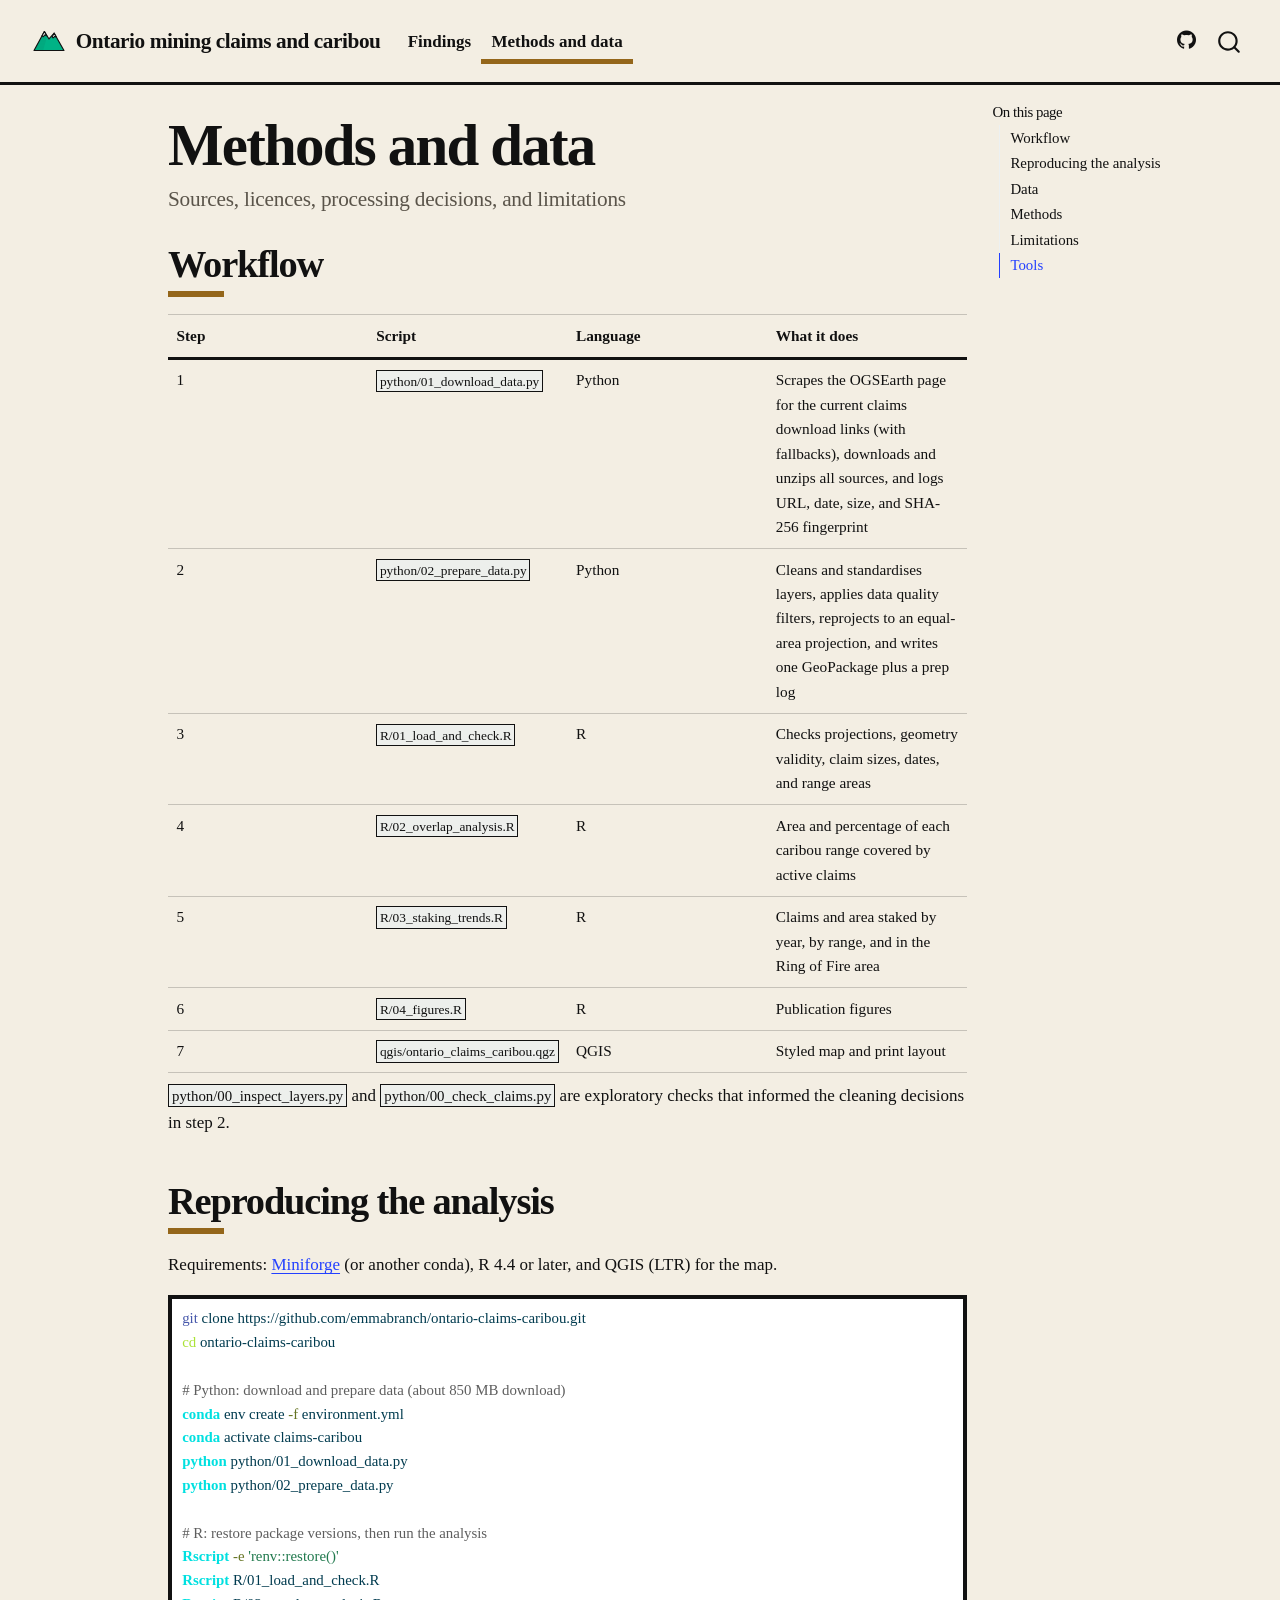
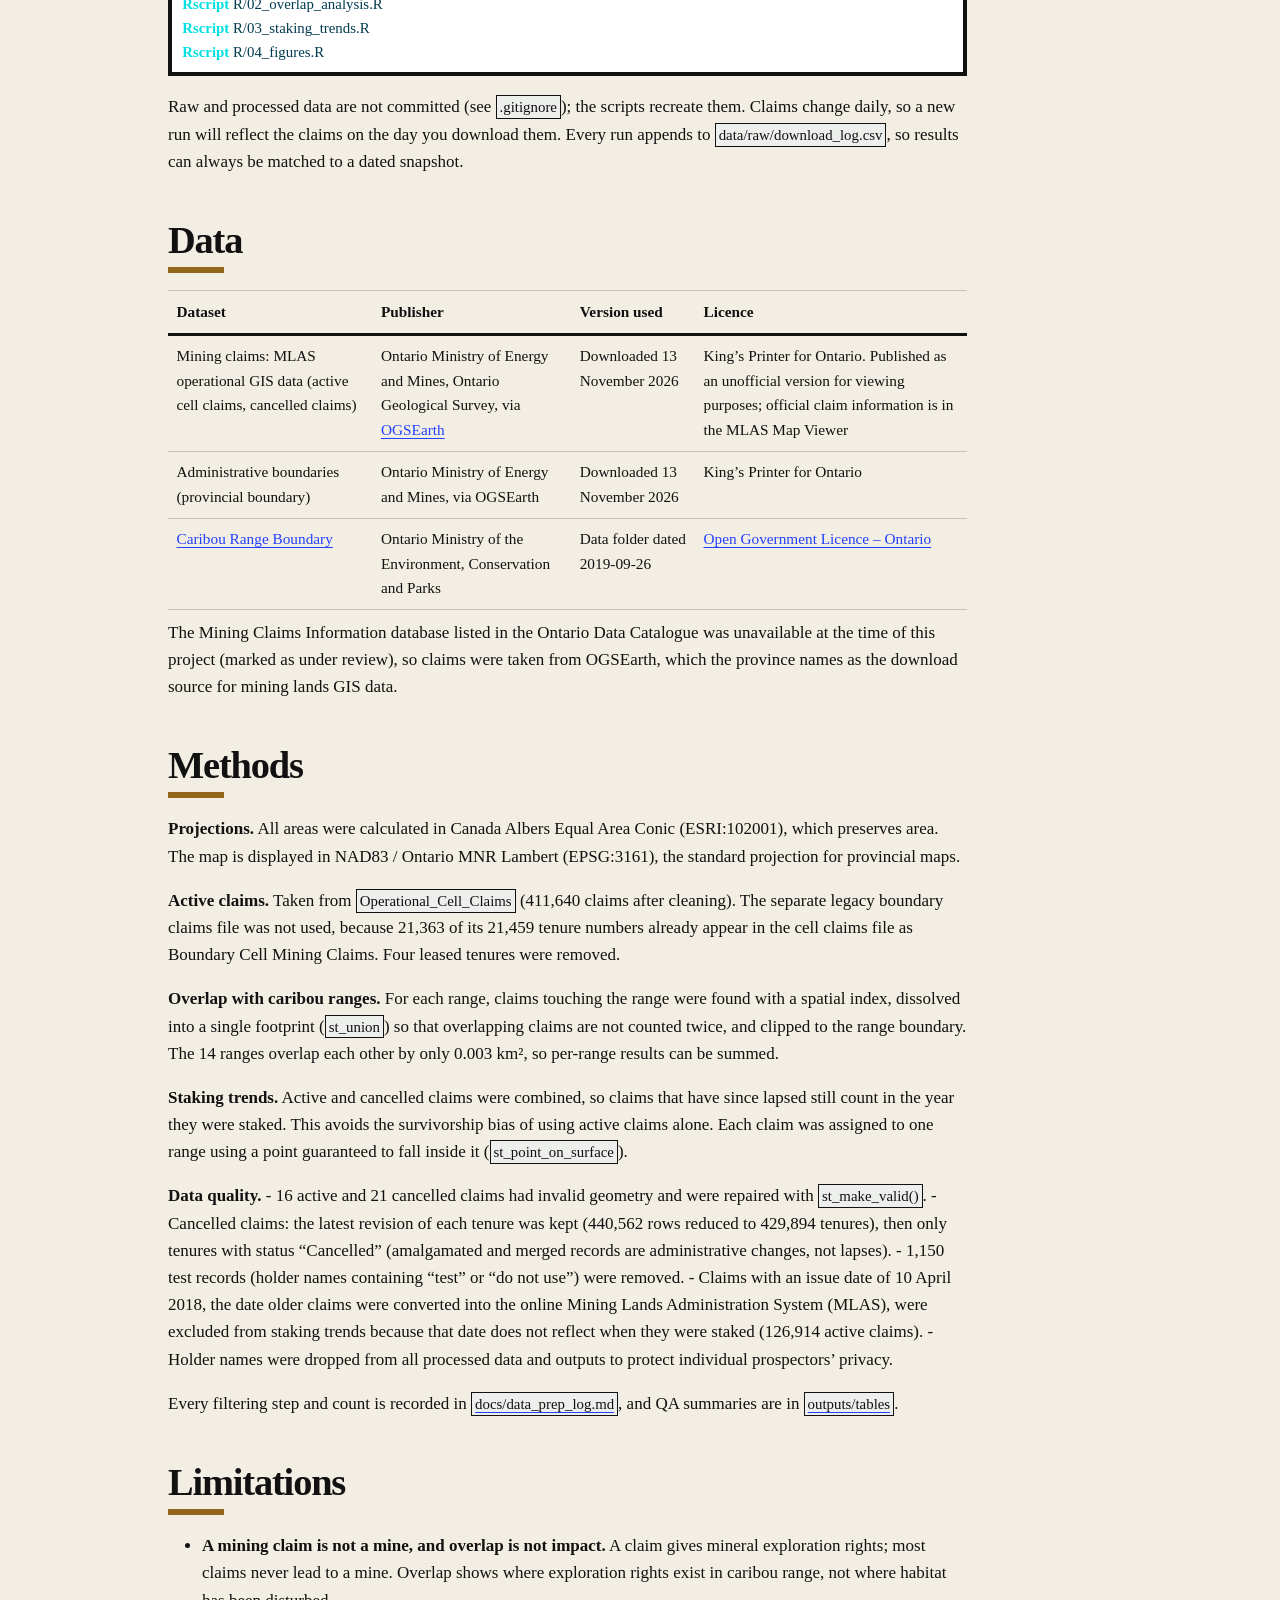
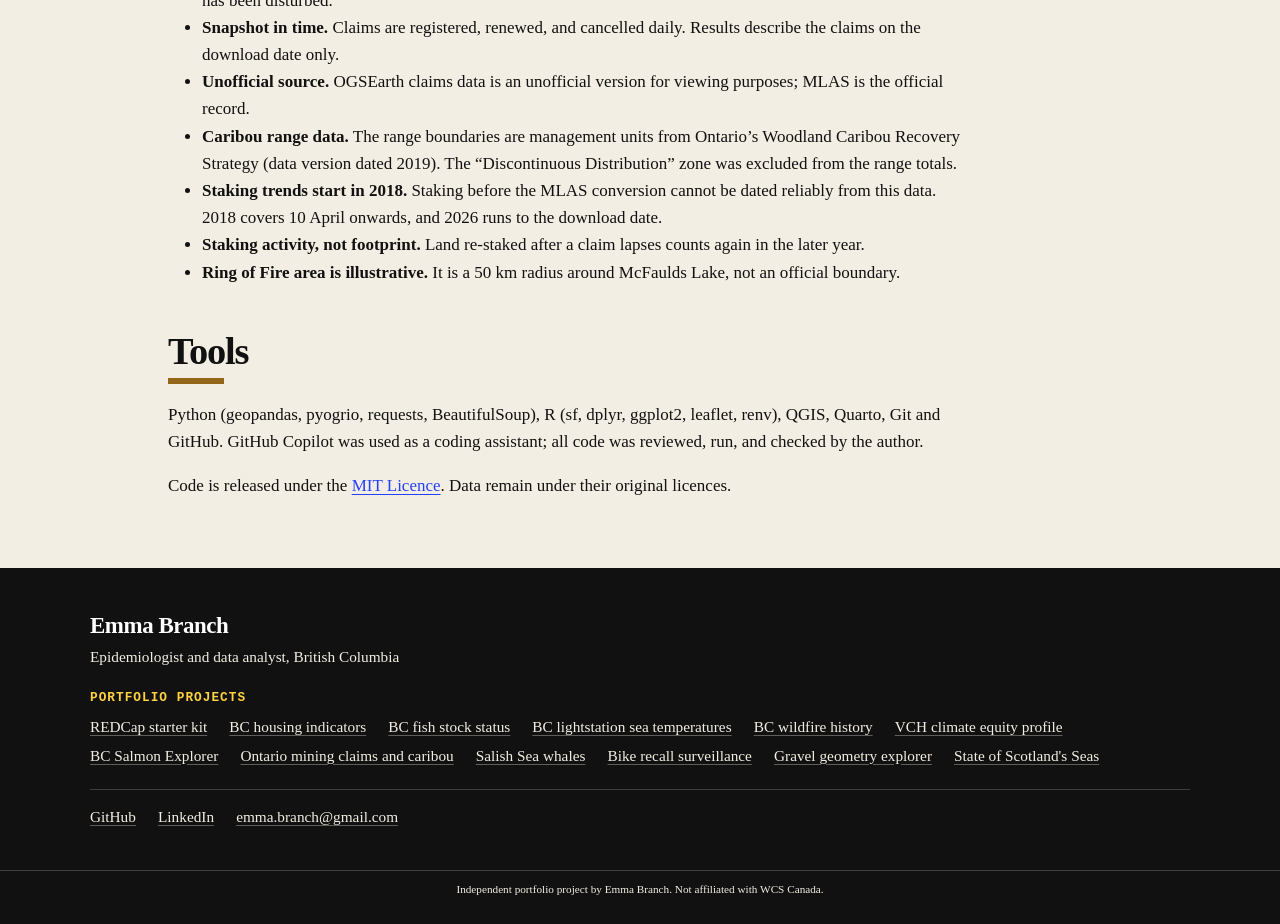
<file: methods.html>
<!DOCTYPE html>
<html xmlns="http://www.w3.org/1999/xhtml" lang="en" xml:lang="en"><head>

<meta charset="utf-8">
<meta name="generator" content="quarto-1.11.9">

<meta name="viewport" content="width=device-width, initial-scale=1.0, user-scalable=yes">


<title>Methods and data – Ontario mining claims and caribou</title>
<style>
/* Default styles provided by pandoc.
** See https://pandoc.org/MANUAL.html#variables-for-html for config info.
*/
span.smallcaps{font-variant: small-caps;}
div.columns{display: flex; gap: 1.5em;}
div.column{flex: auto;}
@media screen {
div.columns{gap: min(4vw, 1.5em);}
div.column{overflow-x: auto;}
}
div.hanging-indent{margin-left: 1.5em; text-indent: -1.5em;}
ul.task-list{list-style: none;}
ul.task-list li input[type="checkbox"] {
  width: 0.8em;
  margin: 0 0.8em 0.2em -1em; /* quarto-specific, see https://github.com/quarto-dev/quarto-cli/issues/4556 */ 
  vertical-align: middle;
}
/* CSS for syntax highlighting */
html { -webkit-text-size-adjust: 100%; }
pre > code.sourceCode { white-space: pre; position: relative; }
pre > code.sourceCode > span { display: inline-block; line-height: 1.25; }
pre > code.sourceCode > span:empty { height: 1.2em; }
.sourceCode { overflow: visible; }
code.sourceCode > span { color: inherit; text-decoration: inherit; }
div.sourceCode { margin: 1em 0; }
pre.sourceCode { margin: 0; }
@media screen {
div.sourceCode { overflow: auto; }
}
@media print {
pre > code.sourceCode { white-space: pre-wrap; }
pre > code.sourceCode > span { text-indent: -5em; padding-left: 5em; }
}
pre.numberSource code
  { counter-reset: source-line 0; }
pre.numberSource code > span
  { position: relative; left: -4em; counter-increment: source-line; }
pre.numberSource code > span > a:first-child::before
  { content: counter(source-line);
    position: relative; left: -1em; text-align: right; vertical-align: baseline;
    border: none; display: inline-block;
    -webkit-touch-callout: none; -webkit-user-select: none;
    -khtml-user-select: none; -moz-user-select: none;
    -ms-user-select: none; user-select: none;
    padding: 0 4px; width: 4em;
  }
pre.numberSource { margin-left: 3em;  padding-left: 4px; }
div.sourceCode
  {   }
@media screen {
pre > code.sourceCode > span > a:first-child::before { text-decoration: underline; }
}
</style>


<script src="site_libs/quarto-nav/quarto-nav.js"></script>
<script src="site_libs/quarto-nav/headroom.min.js"></script>
<script src="site_libs/clipboard/clipboard.min.js"></script>
<script src="site_libs/quarto-search/autocomplete.umd.js"></script>
<script src="site_libs/quarto-search/fuse.min.js"></script>
<script src="site_libs/quarto-search/quarto-search.js"></script>
<meta name="quarto:offset" content="./">
<link href="./images/favicon.png" rel="icon" type="image/png">
<script src="site_libs/quarto-html/quarto.js" type="module"></script>
<script src="site_libs/quarto-html/tabsets/tabsets.js" type="module"></script>
<script src="site_libs/quarto-html/scrollable-regions/scrollable-regions.js" type="module"></script>
<script src="site_libs/quarto-html/popper.min.js"></script>
<script src="site_libs/quarto-html/tippy.umd.min.js"></script>
<script src="site_libs/quarto-html/anchor.min.js"></script>
<link href="site_libs/quarto-html/tippy.css" rel="stylesheet">
<link href="site_libs/quarto-html/quarto-syntax-highlighting-06df27c8158acedd5d263560cd4ba62e.css" rel="stylesheet" class="quarto-color-scheme" id="quarto-text-highlighting-styles">
<link href="site_libs/quarto-html/quarto-syntax-highlighting-dark-07e23dae4c3757ea2bcd5d8a79ca1ee5.css" rel="stylesheet" class="quarto-color-scheme quarto-color-alternate" id="quarto-text-highlighting-styles">
<link href="site_libs/quarto-html/quarto-syntax-highlighting-06df27c8158acedd5d263560cd4ba62e.css" rel="stylesheet" class="quarto-color-scheme-extra" id="quarto-text-highlighting-styles">
<script src="site_libs/bootstrap/bootstrap.min.js"></script>
<link href="site_libs/bootstrap/bootstrap-icons.css" rel="stylesheet">
<link href="site_libs/bootstrap/bootstrap-02e119f9b4302710f5c3f475d788ad8a.min.css" rel="stylesheet" append-hash="true" class="quarto-color-scheme" id="quarto-bootstrap" data-mode="light">
<link href="site_libs/bootstrap/bootstrap-dark-b9b4700f7cb8da90e360487397418847.min.css" rel="stylesheet" append-hash="true" class="quarto-color-scheme quarto-color-alternate" id="quarto-bootstrap" data-mode="light">
<link href="site_libs/bootstrap/bootstrap-02e119f9b4302710f5c3f475d788ad8a.min.css" rel="stylesheet" append-hash="true" class="quarto-color-scheme-extra" id="quarto-bootstrap" data-mode="light">
<script id="quarto-search-options" type="application/json">{
  "location": "navbar",
  "copy-button": false,
  "collapse-after": 3,
  "panel-placement": "end",
  "type": "overlay",
  "limit": 50,
  "keyboard-shortcut": [
    "f",
    "/",
    "s"
  ],
  "show-item-context": false,
  "language": {
    "search-no-results-text": "No results",
    "search-matching-documents-text": "matching documents",
    "search-copy-link-title": "Copy link to search",
    "search-hide-matches-text": "Hide additional matches",
    "search-more-match-text": "more match in this document",
    "search-more-matches-text": "more matches in this document",
    "search-clear-button-title": "Clear",
    "search-text-placeholder": "",
    "search-detached-cancel-button-title": "Cancel",
    "search-submit-button-title": "Submit",
    "search-label": "Search"
  }
}</script>


</head>

<body class="nav-fixed quarto-light"><a id="quarto-skip-link" class="visually-hidden-focusable" href="#quarto-document-content">Skip to main content</a>

<div id="quarto-search-results"></div>
  <header id="quarto-header" class="headroom fixed-top">
    <nav class="navbar navbar-expand-lg " data-bs-theme="dark" aria-label="Site">
      <div class="navbar-container container-fluid">
      <div class="navbar-brand-container mx-auto">
    <a href="./index.html" class="navbar-brand navbar-brand-logo">
    <img src="./images/motif.svg" alt="" class="navbar-logo light-content">
    <img src="./images/motif.svg" alt="" class="navbar-logo dark-content">
    </a>
    <a class="navbar-brand" href="./index.html">
    <span class="navbar-title">Ontario mining claims and caribou</span>
    </a>
  </div>
          <button class="navbar-toggler" type="button" data-bs-toggle="collapse" data-bs-target="#navbarCollapse" aria-controls="navbarCollapse" aria-expanded="false" aria-label="Toggle navigation" onclick="if (window.quartoToggleHeadroom) { window.quartoToggleHeadroom(); }">
  <span class="navbar-toggler-icon"></span>
</button>
          <div class="collapse navbar-collapse" id="navbarCollapse">
            <ul class="navbar-nav navbar-nav-scroll me-auto">
  <li class="nav-item">
    <a class="nav-link" href="./index.html"> 
<span class="menu-text">Findings</span></a>
  </li>  
  <li class="nav-item">
    <a class="nav-link active" href="./methods.html" aria-current="page"> 
<span class="menu-text">Methods and data</span></a>
  </li>  
</ul>
            <ul class="navbar-nav navbar-nav-scroll ms-auto">
  <li class="nav-item compact">
    <a class="nav-link" href="https://github.com/emmabranch/ontario-claims-caribou"> <i class="bi bi-github" role="img">
</i> 
<span class="menu-text"></span></a>
  </li>  
</ul>
          </div> <!-- /navcollapse -->
            <div class="quarto-navbar-tools">
</div>
            <div id="quarto-search" class="" title="Search"></div>
      </div> <!-- /container-fluid -->
    </nav>
</header>
<!-- content -->
<div id="quarto-content" class="quarto-container page-columns page-rows-contents page-layout-article page-navbar">
<!-- sidebar -->
<!-- margin-sidebar -->
    <div id="quarto-margin-sidebar" class="sidebar margin-sidebar">
        <nav id="TOC" role="doc-toc" aria-labelledby="toc-title" class="toc-active">
    <h2 id="toc-title">On this page</h2>
   
  <ul>
  <li><a href="#workflow" id="toc-workflow" class="nav-link active" data-scroll-target="#workflow">Workflow</a></li>
  <li><a href="#reproducing-the-analysis" id="toc-reproducing-the-analysis" class="nav-link" data-scroll-target="#reproducing-the-analysis">Reproducing the analysis</a></li>
  <li><a href="#data" id="toc-data" class="nav-link" data-scroll-target="#data">Data</a></li>
  <li><a href="#methods" id="toc-methods" class="nav-link" data-scroll-target="#methods">Methods</a></li>
  <li><a href="#limitations" id="toc-limitations" class="nav-link" data-scroll-target="#limitations">Limitations</a></li>
  <li><a href="#tools" id="toc-tools" class="nav-link" data-scroll-target="#tools">Tools</a></li>
  </ul>
</nav>
    </div>
<!-- main -->
<main class="content" id="quarto-document-content" tabindex="-1">

<header id="title-block-header" class="quarto-title-block default">
<div class="quarto-title">
<h1 class="title">Methods and data</h1>
<p class="subtitle lead">Sources, licences, processing decisions, and limitations</p>
</div>



<div class="quarto-title-meta">

    
  
    
  </div>
  


</header>


<section id="workflow" class="level2">
<h2 class="anchored" data-anchor-id="workflow">Workflow</h2>
<table class="caption-top table">
<colgroup>
<col style="width: 25%">
<col style="width: 25%">
<col style="width: 25%">
<col style="width: 25%">
</colgroup>
<thead>
<tr class="header">
<th>Step</th>
<th>Script</th>
<th>Language</th>
<th>What it does</th>
</tr>
</thead>
<tbody>
<tr class="odd">
<td>1</td>
<td><code>python/01_download_data.py</code></td>
<td>Python</td>
<td>Scrapes the OGSEarth page for the current claims download links (with fallbacks), downloads and unzips all sources, and logs URL, date, size, and SHA-256 fingerprint</td>
</tr>
<tr class="even">
<td>2</td>
<td><code>python/02_prepare_data.py</code></td>
<td>Python</td>
<td>Cleans and standardises layers, applies data quality filters, reprojects to an equal-area projection, and writes one GeoPackage plus a prep log</td>
</tr>
<tr class="odd">
<td>3</td>
<td><code>R/01_load_and_check.R</code></td>
<td>R</td>
<td>Checks projections, geometry validity, claim sizes, dates, and range areas</td>
</tr>
<tr class="even">
<td>4</td>
<td><code>R/02_overlap_analysis.R</code></td>
<td>R</td>
<td>Area and percentage of each caribou range covered by active claims</td>
</tr>
<tr class="odd">
<td>5</td>
<td><code>R/03_staking_trends.R</code></td>
<td>R</td>
<td>Claims and area staked by year, by range, and in the Ring of Fire area</td>
</tr>
<tr class="even">
<td>6</td>
<td><code>R/04_figures.R</code></td>
<td>R</td>
<td>Publication figures</td>
</tr>
<tr class="odd">
<td>7</td>
<td><code>qgis/ontario_claims_caribou.qgz</code></td>
<td>QGIS</td>
<td>Styled map and print layout</td>
</tr>
</tbody>
</table>
<p><code>python/00_inspect_layers.py</code> and <code>python/00_check_claims.py</code> are exploratory checks that informed the cleaning decisions in step 2.</p>
</section>
<section id="reproducing-the-analysis" class="level2">
<h2 class="anchored" data-anchor-id="reproducing-the-analysis">Reproducing the analysis</h2>
<p>Requirements: <a href="https://github.com/conda-forge/miniforge">Miniforge</a> (or another conda), R 4.4 or later, and QGIS (LTR) for the map.</p>
<div class="code-copy-outer-scaffold"><div class="sourceCode" id="cb1"><pre class="sourceCode bash code-with-copy"><code class="sourceCode bash"><span id="cb1-1"><a href="#cb1-1" aria-hidden="true" tabindex="-1"></a><span class="fu">git</span> clone https://github.com/emmabranch/ontario-claims-caribou.git</span>
<span id="cb1-2"><a href="#cb1-2" aria-hidden="true" tabindex="-1"></a><span class="bu">cd</span> ontario-claims-caribou</span>
<span id="cb1-3"><a href="#cb1-3" aria-hidden="true" tabindex="-1"></a></span>
<span id="cb1-4"><a href="#cb1-4" aria-hidden="true" tabindex="-1"></a><span class="co"># Python: download and prepare data (about 850 MB download)</span></span>
<span id="cb1-5"><a href="#cb1-5" aria-hidden="true" tabindex="-1"></a><span class="ex">conda</span> env create <span class="at">-f</span> environment.yml</span>
<span id="cb1-6"><a href="#cb1-6" aria-hidden="true" tabindex="-1"></a><span class="ex">conda</span> activate claims-caribou</span>
<span id="cb1-7"><a href="#cb1-7" aria-hidden="true" tabindex="-1"></a><span class="ex">python</span> python/01_download_data.py</span>
<span id="cb1-8"><a href="#cb1-8" aria-hidden="true" tabindex="-1"></a><span class="ex">python</span> python/02_prepare_data.py</span>
<span id="cb1-9"><a href="#cb1-9" aria-hidden="true" tabindex="-1"></a></span>
<span id="cb1-10"><a href="#cb1-10" aria-hidden="true" tabindex="-1"></a><span class="co"># R: restore package versions, then run the analysis</span></span>
<span id="cb1-11"><a href="#cb1-11" aria-hidden="true" tabindex="-1"></a><span class="ex">Rscript</span> <span class="at">-e</span> <span class="st">'renv::restore()'</span></span>
<span id="cb1-12"><a href="#cb1-12" aria-hidden="true" tabindex="-1"></a><span class="ex">Rscript</span> R/01_load_and_check.R</span>
<span id="cb1-13"><a href="#cb1-13" aria-hidden="true" tabindex="-1"></a><span class="ex">Rscript</span> R/02_overlap_analysis.R</span>
<span id="cb1-14"><a href="#cb1-14" aria-hidden="true" tabindex="-1"></a><span class="ex">Rscript</span> R/03_staking_trends.R</span>
<span id="cb1-15"><a href="#cb1-15" aria-hidden="true" tabindex="-1"></a><span class="ex">Rscript</span> R/04_figures.R</span></code></pre></div><button title="Copy to Clipboard" class="code-copy-button"><i class="bi"></i></button></div>
<p>Raw and processed data are not committed (see <code>.gitignore</code>); the scripts recreate them. Claims change daily, so a new run will reflect the claims on the day you download them. Every run appends to <code>data/raw/download_log.csv</code>, so results can always be matched to a dated snapshot.</p>
</section>
<section id="data" class="level2">
<h2 class="anchored" data-anchor-id="data">Data</h2>
<table class="caption-top table">
<thead>
<tr class="header">
<th>Dataset</th>
<th>Publisher</th>
<th>Version used</th>
<th>Licence</th>
</tr>
</thead>
<tbody>
<tr class="odd">
<td>Mining claims: MLAS operational GIS data (active cell claims, cancelled claims)</td>
<td>Ontario Ministry of Energy and Mines, Ontario Geological Survey, via <a href="https://www.geologyontario.mndm.gov.on.ca/ogsearth.html">OGSEarth</a></td>
<td>Downloaded 13 November 2026</td>
<td>King’s Printer for Ontario. Published as an unofficial version for viewing purposes; official claim information is in the MLAS Map Viewer</td>
</tr>
<tr class="even">
<td>Administrative boundaries (provincial boundary)</td>
<td>Ontario Ministry of Energy and Mines, via OGSEarth</td>
<td>Downloaded 13 November 2026</td>
<td>King’s Printer for Ontario</td>
</tr>
<tr class="odd">
<td><a href="https://open.canada.ca/data/en/dataset/9edf7410-365a-4197-989f-51cb1634efda">Caribou Range Boundary</a></td>
<td>Ontario Ministry of the Environment, Conservation and Parks</td>
<td>Data folder dated 2019-09-26</td>
<td><a href="https://www.ontario.ca/page/open-government-licence-ontario">Open Government Licence – Ontario</a></td>
</tr>
</tbody>
</table>
<p>The Mining Claims Information database listed in the Ontario Data Catalogue was unavailable at the time of this project (marked as under review), so claims were taken from OGSEarth, which the province names as the download source for mining lands GIS data.</p>
</section>
<section id="methods" class="level2">
<h2 class="anchored" data-anchor-id="methods">Methods</h2>
<p><strong>Projections.</strong> All areas were calculated in Canada Albers Equal Area Conic (ESRI:102001), which preserves area. The map is displayed in NAD83 / Ontario MNR Lambert (EPSG:3161), the standard projection for provincial maps.</p>
<p><strong>Active claims.</strong> Taken from <code>Operational_Cell_Claims</code> (411,640 claims after cleaning). The separate legacy boundary claims file was not used, because 21,363 of its 21,459 tenure numbers already appear in the cell claims file as Boundary Cell Mining Claims. Four leased tenures were removed.</p>
<p><strong>Overlap with caribou ranges.</strong> For each range, claims touching the range were found with a spatial index, dissolved into a single footprint (<code>st_union</code>) so that overlapping claims are not counted twice, and clipped to the range boundary. The 14 ranges overlap each other by only 0.003 km², so per-range results can be summed.</p>
<p><strong>Staking trends.</strong> Active and cancelled claims were combined, so claims that have since lapsed still count in the year they were staked. This avoids the survivorship bias of using active claims alone. Each claim was assigned to one range using a point guaranteed to fall inside it (<code>st_point_on_surface</code>).</p>
<p><strong>Data quality.</strong> - 16 active and 21 cancelled claims had invalid geometry and were repaired with <code>st_make_valid()</code>. - Cancelled claims: the latest revision of each tenure was kept (440,562 rows reduced to 429,894 tenures), then only tenures with status “Cancelled” (amalgamated and merged records are administrative changes, not lapses). - 1,150 test records (holder names containing “test” or “do not use”) were removed. - Claims with an issue date of 10 April 2018, the date older claims were converted into the online Mining Lands Administration System (MLAS), were excluded from staking trends because that date does not reflect when they were staked (126,914 active claims). - Holder names were dropped from all processed data and outputs to protect individual prospectors’ privacy.</p>
<p>Every filtering step and count is recorded in <a href="https://github.com/emmabranch/ontario-claims-caribou/blob/main/docs/data_prep_log.md"><code>docs/data_prep_log.md</code></a>, and QA summaries are in <a href="https://github.com/emmabranch/ontario-claims-caribou/tree/main/outputs/tables"><code>outputs/tables</code></a>.</p>
</section>
<section id="limitations" class="level2">
<h2 class="anchored" data-anchor-id="limitations">Limitations</h2>
<ul>
<li><strong>A mining claim is not a mine, and overlap is not impact.</strong> A claim gives mineral exploration rights; most claims never lead to a mine. Overlap shows where exploration rights exist in caribou range, not where habitat has been disturbed.</li>
<li><strong>Snapshot in time.</strong> Claims are registered, renewed, and cancelled daily. Results describe the claims on the download date only.</li>
<li><strong>Unofficial source.</strong> OGSEarth claims data is an unofficial version for viewing purposes; MLAS is the official record.</li>
<li><strong>Caribou range data.</strong> The range boundaries are management units from Ontario’s Woodland Caribou Recovery Strategy (data version dated 2019). The “Discontinuous Distribution” zone was excluded from the range totals.</li>
<li><strong>Staking trends start in 2018.</strong> Staking before the MLAS conversion cannot be dated reliably from this data. 2018 covers 10 April onwards, and 2026 runs to the download date.</li>
<li><strong>Staking activity, not footprint.</strong> Land re-staked after a claim lapses counts again in the later year.</li>
<li><strong>Ring of Fire area is illustrative.</strong> It is a 50 km radius around McFaulds Lake, not an official boundary.</li>
</ul>
</section>
<section id="tools" class="level2">
<h2 class="anchored" data-anchor-id="tools">Tools</h2>
<p>Python (geopandas, pyogrio, requests, BeautifulSoup), R (sf, dplyr, ggplot2, leaflet, renv), QGIS, Quarto, Git and GitHub. GitHub Copilot was used as a coding assistant; all code was reviewed, run, and checked by the author.</p>
<p>Code is released under the <a href="https://github.com/emmabranch/ontario-claims-caribou/blob/main/LICENSE.md">MIT Licence</a>. Data remain under their original licences.</p>


</section>

</main> <!-- /main -->
<!-- Shared portfolio footer. Master copy: /Users/ecox/projects/_brand-kit/footer.html -->
<footer class="eb-footer" role="contentinfo">
  <div class="eb-footer-inner">
    <div class="eb-footer-name">Emma Branch</div>
    <div class="eb-footer-tag">Epidemiologist and data analyst, British Columbia</div>
    <div class="eb-footer-heading">Portfolio projects</div>
    <nav class="eb-footer-projects" aria-label="Portfolio projects">
      <a href="https://emmabranch.github.io/redcap-starter-kit/">REDCap starter kit</a>
      <a href="https://emmabranch.github.io/bc-housing-indicators/">BC housing indicators</a>
      <a href="https://emmabranch.github.io/bc-fish-stock-status/">BC fish stock status</a>
      <a href="https://emmabranch.github.io/bc-lightstation-qc/">BC lightstation sea temperatures</a>
      <a href="https://emmabranch.github.io/bc-wildfire-bigquery/">BC wildfire history</a>
      <a href="https://emmabranch.github.io/vch-climate-equity-profile/">VCH climate equity profile</a>
      <a href="https://emmabranch.shinyapps.io/bc-salmon-explorer">BC Salmon Explorer</a>
      <a href="https://emmabranch.github.io/ontario-claims-caribou/">Ontario mining claims and caribou</a>
      <a href="https://emmabranch.github.io/salish-sea-whales/">Salish Sea whales</a>
      <a href="https://emmabranch.github.io/bike-recall-surveillance/">Bike recall surveillance</a>
      <a href="https://emmabranch.github.io/gravel-geometry/">Gravel geometry explorer</a>
      <a href="https://emmabranch.github.io/scotland-seas-indicators/">State of Scotland's Seas</a>
    </nav>
    <div class="eb-footer-contact">
      <a href="https://github.com/emmabranch">GitHub</a>
      <a href="https://www.linkedin.com/in/embranch/">LinkedIn</a>
      <a href="mailto:emma.branch@gmail.com">emma.branch@gmail.com</a>
    </div>
  </div>
</footer>
<script>
  /* Quarto places included HTML inside the page layout. Move the top bar
     and footer to the edges of the page so they span the full width. */
  document.addEventListener("DOMContentLoaded", function () {
    var bar = document.querySelector(".eb-topbar");
    if (bar) document.body.insertBefore(bar, document.body.firstChild);
    /* Optional hero for single-page reports (report-hero.html): put it
       straight after the top bar, above the report itself. */
    var rhero = document.querySelector(".eb-report-hero");
    if (rhero) {
      if (bar) bar.parentNode.insertBefore(rhero, bar.nextSibling);
      else document.body.insertBefore(rhero, document.body.firstChild);
      document.body.classList.add("has-report-hero");
      /* The report card is lifted over the hero, which makes each section's
         offsetTop relative to the card instead of the page. Quarto's table of
         contents reads offsetTop, so give each section its true page position. */
      document.querySelectorAll("main.content section[id]").forEach(function (sec) {
        Object.defineProperty(sec, "offsetTop", {
          configurable: true,
          get: function () { return this.getBoundingClientRect().top + window.scrollY; }
        });
      });
      /* Optional background stripes drawn by R inside the report
         (a div with class "eb-hero-stripes"): move them into the hero. */
      var stripes = document.querySelector(".eb-hero-stripes");
      if (stripes) { stripes.classList.add("hero-bg"); rhero.insertBefore(stripes, rhero.firstChild); }
    }
    var foot = document.querySelector(".eb-footer");
    if (foot) {
      /* On websites, put it just above Quarto's own footer (which holds the
         project disclaimer); otherwise at the very end of the page. */
      var qfoot = document.querySelector("footer.footer");
      if (qfoot) qfoot.parentNode.insertBefore(foot, qfoot);
      else document.body.appendChild(foot);
    }
    /* On phones, close the navbar menu after a link is tapped. Links to a
       section of the same page don't reload it, so the menu would stay open. */
    document.querySelectorAll(".navbar-collapse .nav-link:not(.dropdown-toggle)").forEach(function (link) {
      link.addEventListener("click", function () {
        var menu = document.querySelector(".navbar-collapse.show");
        if (menu && window.bootstrap) window.bootstrap.Collapse.getOrCreateInstance(menu).hide();
      });
    });
    /* Hide Quarto's empty footer columns so they don't add space on phones */
    document.querySelectorAll(".nav-footer-left, .nav-footer-right").forEach(function (el) {
      if (!el.children.length && !el.textContent.replace(/[\s\u00a0]/g, "")) el.style.display = "none";
    });
  });
</script>
<script id="quarto-html-after-body" type="application/javascript">
  window.document.addEventListener("DOMContentLoaded", function (event) {
    const icon = "";
    const anchorJS = new window.AnchorJS();
    anchorJS.options = {
      placement: 'right',
      icon: icon
    };
    anchorJS.add('.anchored');
    const isCodeAnnotation = (el) => {
      for (const clz of el.classList) {
        if (clz.startsWith('code-annotation-')) {                     
          return true;
        }
      }
      return false;
    }
    const onCopySuccess = function(e) {
      // button target
      const button = e.trigger;
      // don't keep focus
      button.blur();
      // flash "checked"
      button.classList.add('code-copy-button-checked');
      var currentTitle = button.getAttribute("title");
      button.setAttribute("title", "Copied!");
      let tooltip;
      if (window.bootstrap) {
        button.setAttribute("data-bs-toggle", "tooltip");
        button.setAttribute("data-bs-placement", "left");
        button.setAttribute("data-bs-title", "Copied!");
        tooltip = new bootstrap.Tooltip(button, 
          { trigger: "manual", 
            customClass: "code-copy-button-tooltip",
            offset: [0, -8]});
        tooltip.show();    
      }
      setTimeout(function() {
        if (tooltip) {
          tooltip.hide();
          button.removeAttribute("data-bs-title");
          button.removeAttribute("data-bs-toggle");
          button.removeAttribute("data-bs-placement");
        }
        button.setAttribute("title", currentTitle);
        button.classList.remove('code-copy-button-checked');
      }, 1000);
      // clear code selection
      e.clearSelection();
    }
    const getTextToCopy = function(trigger) {
      const outerScaffold = trigger.parentElement.cloneNode(true);
      const codeEl = outerScaffold.querySelector('code');
      for (const childEl of codeEl.children) {
        if (isCodeAnnotation(childEl)) {
          childEl.remove();
        }
      }
      return codeEl.innerText;
    }
    const clipboard = new window.ClipboardJS('.code-copy-button:not([data-in-quarto-modal])', {
      text: getTextToCopy
    });
    clipboard.on('success', onCopySuccess);
    if (window.document.getElementById('quarto-embedded-source-code-modal')) {
      const clipboardModal = new window.ClipboardJS('.code-copy-button[data-in-quarto-modal]', {
        text: getTextToCopy,
        container: window.document.getElementById('quarto-embedded-source-code-modal')
      });
      clipboardModal.on('success', onCopySuccess);
    }
      var localhostRegex = new RegExp(/^(?:http|https):\/\/localhost\:?[0-9]*\//);
      var mailtoRegex = new RegExp(/^mailto:/);
        var filterRegex = new RegExp("https:\/\/emmabranch\.github\.io\/ontario-claims-caribou\/");
      var isInternal = (href) => {
          return filterRegex.test(href) || localhostRegex.test(href) || mailtoRegex.test(href);
      }
      // Inspect non-navigation links and adorn them if external
      window.quartoDecorateExternalLinks = function (root) {
     var links = (root || window.document).querySelectorAll('a[href]:not(.nav-link):not(.navbar-brand):not(.toc-action):not(.sidebar-link):not(.sidebar-item-toggle):not(.pagination-link):not(.no-external):not([aria-hidden]):not(.dropdown-item):not(.quarto-navigation-tool):not(.about-link)');
      for (var i=0; i<links.length; i++) {
        const link = links[i];
        if (!isInternal(link.href)) {
          // undo the damage that might have been done by quarto-nav.js in the case of
          // links that we want to consider external
          if (link.dataset.originalHref !== undefined) {
            link.href = link.dataset.originalHref;
          }
          if (!link.classList.contains('no-external-icon')) {
          }
        }
      }
      };
      window.quartoDecorateExternalLinks(window.document);
    // Esc closes the popup (WCAG 1.4.13) and focus leaving both trigger and
    // popup closes it (WCAG 2.4.11); tippy handles neither for interactive popups.
    const hideOnEscAndFocusOut = {
      name: 'hideOnEscAndFocusOut',
      defaultValue: true,
      fn(instance) {
        const dismiss = () => {
          // A show scheduled by the trigger delay would otherwise reopen it
          instance.clearDelayTimeouts();
          instance.hide();
        };
        const onKeyDown = (event) => {
          if (event.key !== 'Escape') {
            return;
          }
          // Keep Esc from also reaching page handlers (e.g. reveal.js overview),
          // except an open reveal.js slide menu, which Esc should close too.
          // The menu handles keys only when its keyboard option is on.
          const menuHandlesEsc = window.Reveal?.getPlugin?.('menu')?.isOpen() &&
            window.Reveal.getConfig().menu?.keyboard !== false;
          if (!menuHandlesEsc) {
            event.stopPropagation();
          }
          if (instance.popper.contains(window.document.activeElement)) {
            // Disabled while refocusing so the focus trigger does not reopen it
            instance.disable();
            instance.reference.focus();
            instance.enable();
          }
          dismiss();
        };
        const onFocusOut = (event) => {
          const target = event.relatedTarget;
          if (target && !instance.reference.contains(target) &&
              !instance.popper.contains(target)) {
            dismiss();
          }
        };
        // On the trigger too: a click trigger (code-annotations: select) has no
        // blur handling. Attached for the instance's lifetime so leaving the
        // trigger also cancels a show still pending on the trigger delay.
        instance.reference.addEventListener('focusout', onFocusOut);
        return {
          onShow() {
            window.document.addEventListener('keydown', onKeyDown, true);
            instance.popper.addEventListener('focusout', onFocusOut);
          },
          onHide() {
            window.document.removeEventListener('keydown', onKeyDown, true);
            instance.popper.removeEventListener('focusout', onFocusOut);
          },
          onDestroy() {
            instance.reference.removeEventListener('focusout', onFocusOut);
          },
        };
      },
    };
    function tippyHover(el, contentFn, onTriggerFn, onUntriggerFn) {
      const config = {
        allowHTML: true,
        maxWidth: 500,
        delay: 100,
        arrow: false,
        appendTo: function(el) {
            return el.parentElement;
        },
        interactive: true,
        interactiveBorder: 10,
        theme: 'quarto',
        placement: 'bottom-start',
        plugins: [hideOnEscAndFocusOut],
      };
      if (contentFn) {
        config.content = contentFn;
      }
      if (onTriggerFn) {
        config.onTrigger = onTriggerFn;
      }
      if (onUntriggerFn) {
        config.onUntrigger = onUntriggerFn;
      }
      window.tippy(el, config); 
    }
    const noterefs = window.document.querySelectorAll('a[role="doc-noteref"]');
    for (var i=0; i<noterefs.length; i++) {
      const ref = noterefs[i];
      tippyHover(ref, function() {
        // use id or data attribute instead here
        let href = ref.getAttribute('data-footnote-href') || ref.getAttribute('href');
        try { href = new URL(href).hash; } catch {}
        const id = href.replace(/^#\/?/, "");
        const note = window.document.getElementById(id);
        if (note) {
          return note.innerHTML;
        } else {
          return "";
        }
      });
    }
    const xrefs = window.document.querySelectorAll('a.quarto-xref');
    const processXRef = (id, note) => {
      // Strip column container classes
      const stripColumnClz = (el) => {
        el.classList.remove("page-full", "page-columns");
        if (el.children) {
          for (const child of el.children) {
            stripColumnClz(child);
          }
        }
      }
      stripColumnClz(note)
      if (id === null || id.startsWith('sec-')) {
        // Special case sections, only their first couple elements
        const container = document.createElement("div");
        if (note.children && note.children.length > 2) {
          container.appendChild(note.children[0].cloneNode(true));
          for (let i = 1; i < note.children.length; i++) {
            const child = note.children[i];
            if (child.tagName === "P" && child.innerText === "") {
              continue;
            } else {
              container.appendChild(child.cloneNode(true));
              break;
            }
          }
          if (window.Quarto?.typesetMath) {
            window.Quarto.typesetMath(container);
          }
          return container.innerHTML
        } else {
          if (window.Quarto?.typesetMath) {
            window.Quarto.typesetMath(note);
          }
          return note.innerHTML;
        }
      } else {
        // Remove any anchor links if they are present
        const anchorLink = note.querySelector('a.anchorjs-link');
        if (anchorLink) {
          anchorLink.remove();
        }
        if (window.Quarto?.typesetMath) {
          window.Quarto.typesetMath(note);
        }
        if (note.classList.contains("callout")) {
          return note.outerHTML;
        } else {
          return note.innerHTML;
        }
      }
    }
    for (var i=0; i<xrefs.length; i++) {
      const xref = xrefs[i];
      tippyHover(xref, undefined, function(instance) {
        instance.disable();
        let url = xref.getAttribute('href');
        let hash = undefined; 
        if (url.startsWith('#')) {
          hash = url;
        } else {
          try { hash = new URL(url).hash; } catch {}
        }
        if (hash) {
          const id = hash.replace(/^#\/?/, "");
          const note = window.document.getElementById(id);
          if (note !== null) {
            try {
              const html = processXRef(id, note.cloneNode(true));
              instance.setContent(html);
            } finally {
              instance.enable();
              instance.show();
            }
          } else {
            // See if we can fetch this
            fetch(url.split('#')[0])
            .then(res => res.text())
            .then(html => {
              const parser = new DOMParser();
              const htmlDoc = parser.parseFromString(html, "text/html");
              const note = htmlDoc.getElementById(id);
              if (note !== null) {
                const html = processXRef(id, note);
                instance.setContent(html);
              } 
            }).finally(() => {
              instance.enable();
              instance.show();
            });
          }
        } else {
          // See if we can fetch a full url (with no hash to target)
          // This is a special case and we should probably do some content thinning / targeting
          fetch(url)
          .then(res => res.text())
          .then(html => {
            const parser = new DOMParser();
            const htmlDoc = parser.parseFromString(html, "text/html");
            const note = htmlDoc.querySelector('main.content');
            if (note !== null) {
              // This should only happen for chapter cross references
              // (since there is no id in the URL)
              // remove the first header
              if (note.children.length > 0 && note.children[0].tagName === "HEADER") {
                note.children[0].remove();
              }
              const html = processXRef(null, note);
              instance.setContent(html);
            } 
          }).finally(() => {
            instance.enable();
            instance.show();
          });
        }
      }, function(instance) {
      });
    }
        let selectedAnnoteEl;
        const selectorForAnnotation = ( cell, annotation) => {
          let cellAttr = 'data-code-cell="' + cell + '"';
          let lineAttr = 'data-code-annotation="' +  annotation + '"';
          const selector = 'span[' + cellAttr + '][' + lineAttr + ']';
          return selector;
        }
        const selectCodeLines = (annoteEl) => {
          const doc = window.document;
          const targetCell = annoteEl.getAttribute("data-target-cell");
          const targetAnnotation = annoteEl.getAttribute("data-target-annotation");
          const annoteSpan = window.document.querySelector(selectorForAnnotation(targetCell, targetAnnotation));
          const lines = annoteSpan.getAttribute("data-code-lines").split(",");
          const lineIds = lines.map((line) => {
            return targetCell + "-" + line;
          })
          // Each band is positioned against its own containing block, which is
          // not the offsetParent of the lines, so place it from client rects.
          const placeBand = (band, firstEl, lastEl, codeBlock) => {
            const container = band.offsetParent;
            if (container === null) {
              return;
            }
            const containerRect = container.getBoundingClientRect();
            // Reveal.js scales slides with a transform, so convert client
            // pixels back to the CSS pixels of the container.
            const scale = containerRect.height / container.offsetHeight || 1;
            const firstRect = firstEl.getBoundingClientRect();
            const lastRect = lastEl.getBoundingClientRect();
            const top = (firstRect.top - containerRect.top) / scale - container.clientTop + container.scrollTop;
            const height = (lastRect.bottom - firstRect.top) / scale;
            band.style.top = top - 2 + "px";
            band.style.height = height + 4 + "px";
            if (codeBlock) {
              // Without the copy button wrapper, the containing block is wider
              // than the code block, so span the code block explicitly.
              const blockRect = codeBlock.getBoundingClientRect();
              band.style.left = (blockRect.left - containerRect.left) / scale - container.clientLeft + container.scrollLeft + "px";
              band.style.width = blockRect.width / scale + "px";
            }
          };
          if (lineIds.length > 0) {
            const el = window.document.getElementById(lineIds[0]);
            const lastEl = window.document.getElementById(lineIds[lineIds.length - 1]);
            const parent = el.parentElement.parentElement;
            // cook up a div (if necessary) and position it
            let div = window.document.getElementById("code-annotation-line-highlight");
            if (div === null) {
              div = window.document.createElement("div");
              div.setAttribute("id", "code-annotation-line-highlight");
              div.style.position = 'absolute';
              parent.appendChild(div);
            }
            placeBand(div, el, lastEl, parent.closest("div.sourceCode") || parent);
            let gutterDiv = window.document.getElementById("code-annotation-line-highlight-gutter");
            if (gutterDiv === null) {
              gutterDiv = window.document.createElement("div");
              gutterDiv.setAttribute("id", "code-annotation-line-highlight-gutter");
              gutterDiv.style.position = 'absolute';
              const codeCell = window.document.getElementById(targetCell);
              const gutter = codeCell.querySelector('.code-annotation-gutter');
              gutter.appendChild(gutterDiv);
            }
            placeBand(gutterDiv, el, lastEl);
            selectedAnnoteEl = annoteEl;
          }
        };
        const unselectCodeLines = () => {
          const elementsIds = ["code-annotation-line-highlight", "code-annotation-line-highlight-gutter"];
          elementsIds.forEach((elId) => {
            const div = window.document.getElementById(elId);
            if (div) {
              div.remove();
            }
          });
          selectedAnnoteEl = undefined;
        };
          // Handle positioning of the toggle
      window.addEventListener(
        "resize",
        throttle(() => {
          elRect = undefined;
          if (selectedAnnoteEl) {
            selectCodeLines(selectedAnnoteEl);
          }
        }, 10)
      );
      function throttle(fn, ms) {
      let throttle = false;
      let timer;
        return (...args) => {
          if(!throttle) { // first call gets through
              fn.apply(this, args);
              throttle = true;
          } else { // all the others get throttled
              if(timer) clearTimeout(timer); // cancel #2
              timer = setTimeout(() => {
                fn.apply(this, args);
                timer = throttle = false;
              }, ms);
          }
        };
      }
        // Attach click handler to the DT
        const annoteDls = window.document.querySelectorAll('dt[data-target-cell]');
        for (const annoteDlNode of annoteDls) {
          annoteDlNode.addEventListener('click', (event) => {
            const clickedEl = event.target;
            if (clickedEl !== selectedAnnoteEl) {
              unselectCodeLines();
              const activeEl = window.document.querySelector('dt[data-target-cell].code-annotation-active');
              if (activeEl) {
                activeEl.classList.remove('code-annotation-active');
              }
              selectCodeLines(clickedEl);
              clickedEl.classList.add('code-annotation-active');
            } else {
              // Unselect the line
              unselectCodeLines();
              clickedEl.classList.remove('code-annotation-active');
            }
          });
        }
    const findCites = (el) => {
      const parentEl = el.parentElement;
      if (parentEl) {
        const cites = parentEl.dataset.cites;
        if (cites) {
          return {
            el,
            cites: cites.split(' ')
          };
        } else {
          return findCites(el.parentElement)
        }
      } else {
        return undefined;
      }
    };
    var bibliorefs = window.document.querySelectorAll('a[role="doc-biblioref"]');
    for (var i=0; i<bibliorefs.length; i++) {
      const ref = bibliorefs[i];
      const citeInfo = findCites(ref);
      if (citeInfo) {
        tippyHover(citeInfo.el, function() {
          var popup = window.document.createElement('div');
          citeInfo.cites.forEach(function(cite) {
            var citeDiv = window.document.createElement('div');
            citeDiv.classList.add('hanging-indent');
            citeDiv.classList.add('csl-entry');
            var biblioDiv = window.document.getElementById('ref-' + cite);
            if (biblioDiv) {
              citeDiv.innerHTML = biblioDiv.innerHTML;
            }
            popup.appendChild(citeDiv);
          });
          return popup.innerHTML;
        });
      }
    }
  });
  </script>
  <script type="application/javascript">
  window.quartoScrollableRegionsLabels = {"code":"Scrollable code","output":"Scrollable output"};
  </script>
</div> <!-- /content -->
<footer class="footer">
  <div class="nav-footer">
    <div class="nav-footer-left">
      &nbsp;
    </div>   
    <div class="nav-footer-center">
<p>Independent portfolio project by Emma Branch. Not affiliated with WCS Canada.</p>
</div>
    <div class="nav-footer-right">
      &nbsp;
    </div>
  </div>
</footer>




</body></html>
</file>
<file: site_libs/quarto-html/tippy.css>
.tippy-box[data-animation=fade][data-state=hidden]{opacity:0}[data-tippy-root]{max-width:calc(100vw - 10px)}.tippy-box{position:relative;background-color:#333;color:#fff;border-radius:4px;font-size:14px;line-height:1.4;white-space:normal;outline:0;transition-property:transform,visibility,opacity}.tippy-box[data-placement^=top]>.tippy-arrow{bottom:0}.tippy-box[data-placement^=top]>.tippy-arrow:before{bottom:-7px;left:0;border-width:8px 8px 0;border-top-color:initial;transform-origin:center top}.tippy-box[data-placement^=bottom]>.tippy-arrow{top:0}.tippy-box[data-placement^=bottom]>.tippy-arrow:before{top:-7px;left:0;border-width:0 8px 8px;border-bottom-color:initial;transform-origin:center bottom}.tippy-box[data-placement^=left]>.tippy-arrow{right:0}.tippy-box[data-placement^=left]>.tippy-arrow:before{border-width:8px 0 8px 8px;border-left-color:initial;right:-7px;transform-origin:center left}.tippy-box[data-placement^=right]>.tippy-arrow{left:0}.tippy-box[data-placement^=right]>.tippy-arrow:before{left:-7px;border-width:8px 8px 8px 0;border-right-color:initial;transform-origin:center right}.tippy-box[data-inertia][data-state=visible]{transition-timing-function:cubic-bezier(.54,1.5,.38,1.11)}.tippy-arrow{width:16px;height:16px;color:#333}.tippy-arrow:before{content:"";position:absolute;border-color:transparent;border-style:solid}.tippy-content{position:relative;padding:5px 9px;z-index:1}
</file>
<file: site_libs/quarto-html/quarto-syntax-highlighting-06df27c8158acedd5d263560cd4ba62e.css>
/* quarto syntax highlight colors */
:root {
  --quarto-hl-ot-color: #003B4F;
  --quarto-hl-at-color: #657422;
  --quarto-hl-ss-color: #20794D;
  --quarto-hl-an-color: #5E5E5E;
  --quarto-hl-fu-color: #4758AB;
  --quarto-hl-st-color: #20794D;
  --quarto-hl-cf-color: #003B4F;
  --quarto-hl-op-color: #5E5E5E;
  --quarto-hl-er-color: #AD0000;
  --quarto-hl-bn-color: #AD0000;
  --quarto-hl-al-color: #AD0000;
  --quarto-hl-va-color: #111111;
  --quarto-hl-bu-color: inherit;
  --quarto-hl-ex-color: inherit;
  --quarto-hl-pp-color: #AD0000;
  --quarto-hl-in-color: #5E5E5E;
  --quarto-hl-vs-color: #20794D;
  --quarto-hl-wa-color: #5E5E5E;
  --quarto-hl-do-color: #5E5E5E;
  --quarto-hl-im-color: #00769E;
  --quarto-hl-ch-color: #20794D;
  --quarto-hl-dt-color: #AD0000;
  --quarto-hl-fl-color: #AD0000;
  --quarto-hl-co-color: #5E5E5E;
  --quarto-hl-cv-color: #5E5E5E;
  --quarto-hl-cn-color: #8f5902;
  --quarto-hl-sc-color: #5E5E5E;
  --quarto-hl-dv-color: #AD0000;
  --quarto-hl-kw-color: #003B4F;
}

/* other quarto variables */
:root {
  --quarto-font-monospace: "Space Mono";
}

/* syntax highlight based on Pandoc's rules */
pre > code.sourceCode > span {
  color: #003B4F;
}

code.sourceCode > span {
  color: #003B4F;
}

div.sourceCode,
div.sourceCode pre.sourceCode {
  color: #003B4F;
}

/* Normal */
code span {
  color: #003B4F;
}

/* Alert */
code span.al {
  color: #AD0000;
  font-style: inherit;
}

/* Annotation */
code span.an {
  color: #5E5E5E;
  font-style: inherit;
}

/* Attribute */
code span.at {
  color: #657422;
  font-style: inherit;
}

/* BaseN */
code span.bn {
  color: #AD0000;
  font-style: inherit;
}

/* BuiltIn */
code span.bu {
  font-style: inherit;
}

/* ControlFlow */
code span.cf {
  color: #003B4F;
  font-weight: bold;
  font-style: inherit;
}

/* Char */
code span.ch {
  color: #20794D;
  font-style: inherit;
}

/* Constant */
code span.cn {
  color: #8f5902;
  font-style: inherit;
}

/* Comment */
code span.co {
  color: #5E5E5E;
  font-style: inherit;
}

/* CommentVar */
code span.cv {
  color: #5E5E5E;
  font-style: italic;
}

/* Documentation */
code span.do {
  color: #5E5E5E;
  font-style: italic;
}

/* DataType */
code span.dt {
  color: #AD0000;
  font-style: inherit;
}

/* DecVal */
code span.dv {
  color: #AD0000;
  font-style: inherit;
}

/* Error */
code span.er {
  color: #AD0000;
  font-style: inherit;
}

/* Extension */
code span.ex {
  font-style: inherit;
}

/* Float */
code span.fl {
  color: #AD0000;
  font-style: inherit;
}

/* Function */
code span.fu {
  color: #4758AB;
  font-style: inherit;
}

/* Import */
code span.im {
  color: #00769E;
  font-style: inherit;
}

/* Information */
code span.in {
  color: #5E5E5E;
  font-style: inherit;
}

/* Keyword */
code span.kw {
  color: #003B4F;
  font-weight: bold;
  font-style: inherit;
}

/* Operator */
code span.op {
  color: #5E5E5E;
  font-style: inherit;
}

/* Other */
code span.ot {
  color: #003B4F;
  font-style: inherit;
}

/* Preprocessor */
code span.pp {
  color: #AD0000;
  font-style: inherit;
}

/* SpecialChar */
code span.sc {
  color: #5E5E5E;
  font-style: inherit;
}

/* SpecialString */
code span.ss {
  color: #20794D;
  font-style: inherit;
}

/* String */
code span.st {
  color: #20794D;
  font-style: inherit;
}

/* Variable */
code span.va {
  color: #111111;
  font-style: inherit;
}

/* VerbatimString */
code span.vs {
  color: #20794D;
  font-style: inherit;
}

/* Warning */
code span.wa {
  color: #5E5E5E;
  font-style: italic;
}

.prevent-inlining {
  content: "</";
}

/*# sourceMappingURL=2a093eb6cdbb5c6c673d89a5b4a1d6cd.css.map */
</file>
<file: site_libs/quarto-html/quarto-syntax-highlighting-dark-07e23dae4c3757ea2bcd5d8a79ca1ee5.css>
/* quarto syntax highlight colors */
:root {
  --quarto-hl-al-color: #f07178;
  --quarto-hl-an-color: #d4d0ab;
  --quarto-hl-at-color: #00e0e0;
  --quarto-hl-bn-color: #d4d0ab;
  --quarto-hl-bu-color: #abe338;
  --quarto-hl-ch-color: #abe338;
  --quarto-hl-co-color: #f8f8f2;
  --quarto-hl-cv-color: #ffd700;
  --quarto-hl-cn-color: #ffd700;
  --quarto-hl-cf-color: #ffa07a;
  --quarto-hl-dt-color: #ffa07a;
  --quarto-hl-dv-color: #d4d0ab;
  --quarto-hl-do-color: #f8f8f2;
  --quarto-hl-er-color: #f07178;
  --quarto-hl-ex-color: #00e0e0;
  --quarto-hl-fl-color: #d4d0ab;
  --quarto-hl-fu-color: #ffa07a;
  --quarto-hl-im-color: #abe338;
  --quarto-hl-in-color: #d4d0ab;
  --quarto-hl-kw-color: #ffa07a;
  --quarto-hl-op-color: #ffa07a;
  --quarto-hl-ot-color: #00e0e0;
  --quarto-hl-pp-color: #dcc6e0;
  --quarto-hl-re-color: #00e0e0;
  --quarto-hl-sc-color: #abe338;
  --quarto-hl-ss-color: #abe338;
  --quarto-hl-st-color: #abe338;
  --quarto-hl-va-color: #00e0e0;
  --quarto-hl-vs-color: #abe338;
  --quarto-hl-wa-color: #dcc6e0;
}

/* other quarto variables */
:root {
  --quarto-font-monospace: "Space Mono";
}

/* syntax highlight based on Pandoc's rules */
pre > code.sourceCode > span {
  color: #f8f8f2;
}

code.sourceCode > span {
  color: #f8f8f2;
}

div.sourceCode,
div.sourceCode pre.sourceCode {
  color: #f8f8f2;
}

/* Normal */
code span {
  color: #f8f8f2;
}

/* Alert */
code span.al {
  color: #f07178;
}

/* Annotation */
code span.an {
  color: #d4d0ab;
}

/* Attribute */
code span.at {
  color: #00e0e0;
}

/* BaseN */
code span.bn {
  color: #d4d0ab;
}

/* BuiltIn */
code span.bu {
  color: #abe338;
}

/* ControlFlow */
code span.cf {
  font-weight: bold;
  color: #ffa07a;
}

/* Char */
code span.ch {
  color: #abe338;
}

/* Constant */
code span.cn {
  color: #ffd700;
}

/* Comment */
code span.co {
  font-style: italic;
  color: #f8f8f2;
}

/* CommentVar */
code span.cv {
  color: #ffd700;
}

/* Documentation */
code span.do {
  color: #f8f8f2;
}

/* DataType */
code span.dt {
  color: #ffa07a;
}

/* DecVal */
code span.dv {
  color: #d4d0ab;
}

/* Error */
code span.er {
  color: #f07178;
  text-decoration: underline;
}

/* Extension */
code span.ex {
  font-weight: bold;
  color: #00e0e0;
}

/* Float */
code span.fl {
  color: #d4d0ab;
}

/* Function */
code span.fu {
  color: #ffa07a;
}

/* Import */
code span.im {
  color: #abe338;
}

/* Information */
code span.in {
  color: #d4d0ab;
}

/* Keyword */
code span.kw {
  font-weight: bold;
  color: #ffa07a;
}

/* Operator */
code span.op {
  color: #ffa07a;
}

/* Other */
code span.ot {
  color: #00e0e0;
}

/* Preprocessor */
code span.pp {
  color: #dcc6e0;
}

/* RegionMarker */
code span.re {
  background-color: #f8f8f2;
  color: #00e0e0;
}

/* SpecialChar */
code span.sc {
  color: #abe338;
}

/* SpecialString */
code span.ss {
  color: #abe338;
}

/* String */
code span.st {
  color: #abe338;
}

/* Variable */
code span.va {
  color: #00e0e0;
}

/* VerbatimString */
code span.vs {
  color: #abe338;
}

/* Warning */
code span.wa {
  color: #dcc6e0;
}

.prevent-inlining {
  content: "</";
}

/*# sourceMappingURL=e473a0e6814d218c1ffd6fdf0954c491.css.map */
</file>
